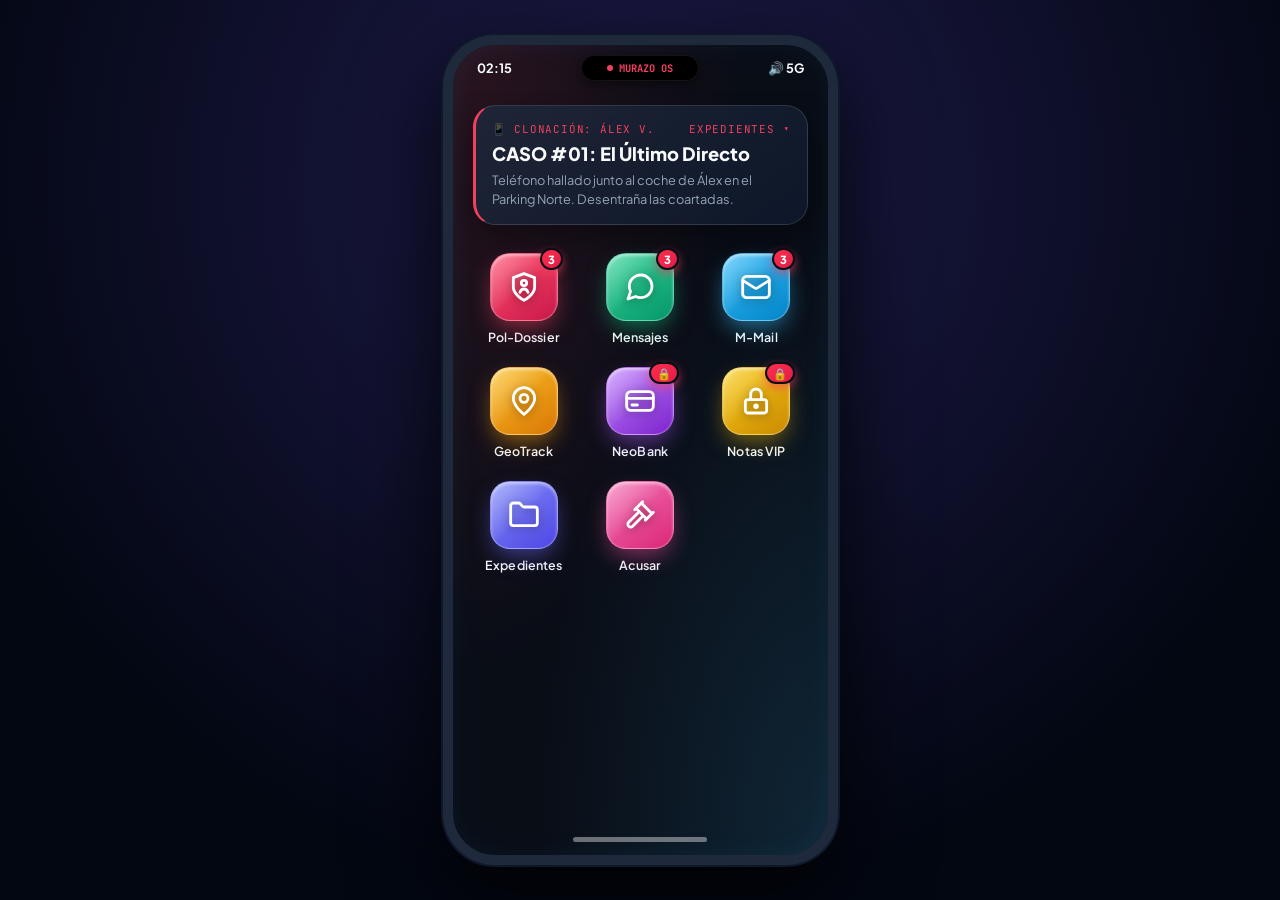
<file: index.html>
<!DOCTYPE html>
<html lang="es">
<head>
  <meta charset="UTF-8">
  <meta name="viewport" content="width=device-width, initial-scale=1.0, maximum-scale=1.0, user-scalable=no, viewport-fit=cover">
  
  <!-- CONFIGURACIÓN NATIVA PARA BARRAS NEGRAS EN SAFARI iOS -->
  <meta name="theme-color" content="#090d16">
  <meta name="color-scheme" content="dark">
  <meta name="apple-mobile-web-app-capable" content="yes">
  <meta name="apple-mobile-web-app-status-bar-style" content="black-translucent">
  
  <title>EL MURAZO | Sistema Forense Móvil</title>
  <link href="https://fonts.googleapis.com/css2?family=Plus+Jakarta+Sans:wght@400;500;600;700;800&family=JetBrains+Mono:wght@500;700&display=swap" rel="stylesheet">
  <style>
    :root {
      color-scheme: dark;
      --phone-bg: #090d16;
      --card-bg: rgba(22, 31, 48, 0.78);
      --card-border: rgba(255, 255, 255, 0.1);
      --text-main: #f8fafc;
      --text-muted: #94a3b8;
      --accent-red: #f43f5e;
      --accent-blue: #38bdf8;
      --accent-green: #10b981;
      --accent-amber: #f59e0b;
    }

    * { box-sizing: border-box; margin: 0; padding: 0; -webkit-tap-highlight-color: transparent; }

    /* Fondo sólido #090d16 en html y body para que Safari iOS pinte las barras de negro */
    html, body {
      background-color: #090d16;
      color: var(--text-main);
      font-family: 'Plus Jakarta Sans', sans-serif;
      height: 100dvh;
      width: 100vw;
      overflow: hidden;
      display: flex;
      justify-content: center;
      align-items: center;
    }

    /* En ordenador se ve un halo alrededor del móvil */
    @media (min-width: 451px) {
      body {
        background: radial-gradient(circle at 50% 20%, #1e1b4b 0%, #030712 75%);
      }
    }

    /* CHASIS DEL SMARTPHONE */
    .phone-chassis {
      width: 395px;
      height: 830px;
      max-height: 96dvh;
      background-color: var(--phone-bg);
      border-radius: 52px;
      border: 10px solid #1e293b;
      box-shadow: 
        0 0 0 2px #0f172a,
        0 30px 90px rgba(0, 0, 0, 0.9),
        inset 0 0 30px rgba(56, 189, 248, 0.06);
      display: flex;
      flex-direction: column;
      position: relative;
      overflow: hidden;
      background-image: 
        radial-gradient(at 0% 0%, rgba(244, 63, 94, 0.14) 0px, transparent 55%),
        radial-gradient(at 100% 100%, rgba(56, 189, 248, 0.14) 0px, transparent 55%);
    }

    @media (max-width: 450px) {
      .phone-chassis {
        width: 100vw;
        height: 100dvh;
        max-height: 100dvh;
        border-radius: 0;
        border: none;
        box-shadow: none;
        padding-top: env(safe-area-inset-top);
        padding-bottom: env(safe-area-inset-bottom);
      }
    }

    /* BARRA DE ESTADO E ISLA DINÁMICA */
    .status-bar {
      height: 46px;
      padding: 0 24px;
      display: flex;
      justify-content: space-between;
      align-items: center;
      font-size: 0.8rem;
      font-weight: 700;
      z-index: 20;
      flex-shrink: 0;
    }
    .dynamic-island {
      width: 118px;
      height: 26px;
      background: #000;
      border-radius: 20px;
      display: flex;
      align-items: center;
      justify-content: center;
      gap: 6px;
      font-family: 'JetBrains Mono', monospace;
      font-size: 0.65rem;
      color: var(--accent-red);
      border: 1px solid rgba(255,255,255,0.08);
      box-shadow: 0 4px 12px rgba(0,0,0,0.5);
    }
    .rec-dot {
      width: 6px;
      height: 6px;
      background: var(--accent-red);
      border-radius: 50%;
      animation: pulse 1.4s infinite;
    }
    @keyframes pulse { 0%, 100% { opacity: 1; } 50% { opacity: 0.2; } }

    /* PANTALLA PRINCIPAL */
    .phone-viewport {
      flex: 1;
      overflow-y: auto;
      padding: 14px 20px 24px;
      display: flex;
      flex-direction: column;
      scrollbar-width: none;
    }
    .phone-viewport::-webkit-scrollbar { display: none; }

    /* WIDGET SUPERIOR DEL HOME */
    .forensic-widget {
      background: linear-gradient(145deg, rgba(30, 41, 59, 0.85), rgba(15, 23, 42, 0.95));
      border: 1px solid rgba(255, 255, 255, 0.12);
      border-left: 3px solid var(--accent-red);
      border-radius: 22px;
      padding: 16px;
      margin-bottom: 24px;
      box-shadow: 0 12px 30px rgba(0,0,0,0.4);
    }
    .widget-tag {
      font-family: 'JetBrains Mono', monospace;
      font-size: 0.68rem;
      color: var(--accent-red);
      text-transform: uppercase;
      letter-spacing: 0.8px;
      display: flex;
      justify-content: space-between;
      margin-bottom: 6px;
    }
    .forensic-widget h1 { font-size: 1.15rem; font-weight: 800; margin-bottom: 6px; }
    .forensic-widget p { font-size: 0.8rem; color: var(--text-muted); line-height: 1.45; }

    /* GRID DE ICONOS ULTRA-BRILLANTES (ESTILO iOS 18) */
    .ios-grid {
      display: grid;
      grid-template-columns: repeat(3, 1fr);
      gap: 22px 14px;
      margin-top: 4px;
    }
    .app-Launcher {
      display: flex;
      flex-direction: column;
      align-items: center;
      cursor: pointer;
      user-select: none;
      transition: transform 0.18s cubic-bezier(0.34, 1.56, 0.64, 1);
    }
    .app-Launcher:hover { transform: translateY(-3px) scale(1.03); }
    .app-Launcher:active { transform: scale(0.91); }

    .app-squircle {
      width: 68px;
      height: 68px;
      border-radius: 20px;
      display: flex;
      align-items: center;
      justify-content: center;
      margin-bottom: 8px;
      position: relative;
      border: 1px solid rgba(255, 255, 255, 0.28);
      box-shadow: 
        inset 0 2px 3px rgba(255, 255, 255, 0.45),
        inset 0 -3px 6px rgba(0, 0, 0, 0.35);
    }
    /* Brillo cristalino superior en cada icono */
    .app-squircle::after {
      content: '';
      position: absolute;
      inset: 0;
      border-radius: 19px;
      background: linear-gradient(135deg, rgba(255,255,255,0.38) 0%, rgba(255,255,255,0.05) 45%, transparent 50%);
      pointer-events: none;
    }
    .app-squircle svg {
      width: 32px;
      height: 32px;
      stroke: #ffffff;
      stroke-width: 2.1;
      fill: none;
      stroke-linecap: round;
      stroke-linejoin: round;
      filter: drop-shadow(0 2px 5px rgba(0, 0, 0, 0.35));
      z-index: 2;
    }

    .app-badge {
      position: absolute;
      top: -6px;
      right: -6px;
      background: linear-gradient(135deg, #ff2e4c, #e11d48);
      color: white;
      font-size: 0.7rem;
      font-weight: 800;
      min-width: 22px;
      height: 22px;
      padding: 0 6px;
      border-radius: 11px;
      display: flex;
      align-items: center;
      justify-content: center;
      border: 2px solid var(--phone-bg);
      box-shadow: 0 4px 10px rgba(244, 63, 94, 0.6);
      z-index: 5;
    }
    .app-label {
      font-size: 0.78rem;
      font-weight: 600;
      color: #f1f5f9;
      text-align: center;
      letter-spacing: 0.1px;
    }

    /* DEGRADADOS VIVOS Y SOMBRAS DE NEÓN POR APP */
    .bg-suspects {
      background: linear-gradient(145deg, #ff4d6d, #c9184a);
      box-shadow: 0 10px 22px -4px rgba(244, 63, 94, 0.55), inset 0 2px 3px rgba(255,255,255,0.45);
    }
    .bg-chat {
      background: linear-gradient(145deg, #34d399, #059669);
      box-shadow: 0 10px 22px -4px rgba(16, 185, 129, 0.55), inset 0 2px 3px rgba(255,255,255,0.45);
    }
    .bg-mail {
      background: linear-gradient(145deg, #38bdf8, #0284c7);
      box-shadow: 0 10px 22px -4px rgba(56, 189, 248, 0.55), inset 0 2px 3px rgba(255,255,255,0.45);
    }
    .bg-maps {
      background: linear-gradient(145deg, #fbbf24, #d97706);
      box-shadow: 0 10px 22px -4px rgba(245, 158, 11, 0.55), inset 0 2px 3px rgba(255,255,255,0.45);
    }
    .bg-bank {
      background: linear-gradient(145deg, #c084fc, #7e22ce);
      box-shadow: 0 10px 22px -4px rgba(168, 85, 247, 0.55), inset 0 2px 3px rgba(255,255,255,0.45);
    }
    .bg-notes {
      background: linear-gradient(145deg, #facc15, #ca8a04);
      box-shadow: 0 10px 22px -4px rgba(234, 179, 8, 0.5), inset 0 2px 3px rgba(255,255,255,0.45);
    }
    .bg-cases {
      background: linear-gradient(145deg, #818cf8, #4f46e5);
      box-shadow: 0 10px 22px -4px rgba(99, 102, 241, 0.55), inset 0 2px 3px rgba(255,255,255,0.45);
    }
    .bg-solve {
      background: linear-gradient(145deg, #f472b6, #db2777);
      box-shadow: 0 10px 22px -4px rgba(236, 72, 153, 0.55), inset 0 2px 3px rgba(255,255,255,0.45);
    }

    /* CABECERA INTERNA DE LAS APPS */
    .app-topbar {
      display: flex;
      align-items: center;
      justify-content: space-between;
      padding-bottom: 14px;
      margin-bottom: 16px;
      border-bottom: 1px solid var(--card-border);
      position: sticky;
      top: 0;
      background: rgba(9, 13, 22, 0.92);
      backdrop-filter: blur(10px);
      z-index: 10;
    }
    .btn-back-ios {
      background: rgba(255,255,255,0.08);
      border: 1px solid rgba(255,255,255,0.1);
      color: var(--accent-blue);
      padding: 6px 13px;
      border-radius: 20px;
      font-weight: 700;
      font-size: 0.8rem;
      cursor: pointer;
    }
    .app-title-header { font-size: 0.95rem; font-weight: 800; }

    /* COMPONENTES INTERNOS */
    .glass-card {
      background: var(--card-bg);
      border: 1px solid var(--card-border);
      border-radius: 16px;
      padding: 15px;
      margin-bottom: 12px;
    }
    .meta-line {
      font-family: 'JetBrains Mono', monospace;
      font-size: 0.69rem;
      color: var(--accent-blue);
      margin-bottom: 5px;
      display: flex;
      justify-content: space-between;
    }
    .chat-contact-btn {
      width: 100%;
      text-align: left;
      background: var(--card-bg);
      border: 1px solid var(--card-border);
      border-radius: 16px;
      padding: 15px;
      margin-bottom: 10px;
      color: var(--text-main);
      cursor: pointer;
      display: flex;
      justify-content: space-between;
      align-items: center;
    }
    .bubble {
      background: #1e293b;
      padding: 11px 14px;
      border-radius: 16px 16px 16px 4px;
      margin-bottom: 10px;
      font-size: 0.84rem;
      line-height: 1.45;
      max-width: 88%;
    }
    .bubble.sent {
      background: linear-gradient(135deg, #059669, #047857);
      border-radius: 16px 16px 4px 16px;
      align-self: flex-end;
      margin-left: auto;
    }
    .timeline-node {
      border-left: 2px dashed var(--accent-amber);
      padding-left: 14px;
      margin-left: 8px;
      margin-bottom: 16px;
      position: relative;
    }
    .timeline-node::before {
      content: '';
      width: 10px;
      height: 10px;
      background: var(--accent-amber);
      border-radius: 50%;
      position: absolute;
      left: -6px;
      top: 4px;
      box-shadow: 0 0 8px var(--accent-amber);
    }
    .bank-row {
      display: flex;
      justify-content: space-between;
      align-items: center;
      padding: 12px 0;
      border-bottom: 1px solid var(--card-border);
    }
    .amount-neg { font-family: 'JetBrains Mono', monospace; color: var(--accent-red); font-weight: 700; }

    /* INPUTS DE PIN Y CAMPOS DE TEXTO DE ACUSACIÓN */
    .pin-box {
      width: 100%;
      padding: 14px;
      font-family: 'JetBrains Mono', monospace;
      font-size: 1.4rem;
      text-align: center;
      letter-spacing: 8px;
      background: #030712;
      border: 1px solid rgba(255,255,255,0.18);
      color: white;
      border-radius: 14px;
      margin: 12px 0;
      outline: none;
    }
    .pin-box:focus, .text-input-forensic:focus {
      border-color: var(--accent-blue);
      box-shadow: 0 0 12px rgba(56, 189, 248, 0.25);
    }
    .text-input-forensic {
      width: 100%;
      padding: 13px 14px;
      background: #050811;
      border: 1px solid rgba(255,255,255,0.16);
      color: white;
      border-radius: 12px;
      margin: 6px 0 16px;
      font-family: 'Plus Jakarta Sans', sans-serif;
      font-size: 0.88rem;
      outline: none;
    }
    .input-hint {
      display: block;
      font-size: 0.73rem;
      color: var(--text-muted);
      margin-top: -10px;
      margin-bottom: 14px;
    }
    .btn-primary {
      width: 100%;
      padding: 14px;
      background: linear-gradient(135deg, var(--accent-red), #e11d48);
      color: white;
      border: none;
      border-radius: 14px;
      font-weight: 800;
      font-size: 0.9rem;
      cursor: pointer;
      margin-top: 6px;
      box-shadow: 0 8px 20px rgba(244, 63, 94, 0.35);
    }

    /* BARRA INFERIOR HOME */
    .home-bar-Area {
      height: 32px;
      display: flex;
      justify-content: center;
      align-items: center;
      cursor: pointer;
      flex-shrink: 0;
    }
    .home-pill {
      width: 134px;
      height: 5px;
      background: rgba(255, 255, 255, 0.4);
      border-radius: 10px;
    }

    @keyframes shake {
      0%, 100% { transform: translateX(0); }
      20%, 60% { transform: translateX(-6px); }
      40%, 80% { transform: translateX(6px); }
    }
    .shake-anim { animation: shake 0.35s ease-in-out; }
  </style>
</head>
<body>

  <div class="phone-chassis" id="phone-chassis">
    <div class="status-bar">
      <span id="os-clock">02:15</span>
      <div class="dynamic-island">
        <span class="rec-dot"></span>
        <span>MURAZO OS</span>
      </div>
      <span style="cursor:pointer;" id="btn-mute" onclick="SoundEngine.toggleMute()">🔊 5G</span>
    </div>

    <div class="phone-viewport" id="screen"></div>

    <div class="home-bar-Area" onclick="OS.goHome()" title="Inicio">
      <div class="home-pill"></div>
    </div>
  </div>

  <script src="js/engine.js"></script>
</body>
</html>
</file>
